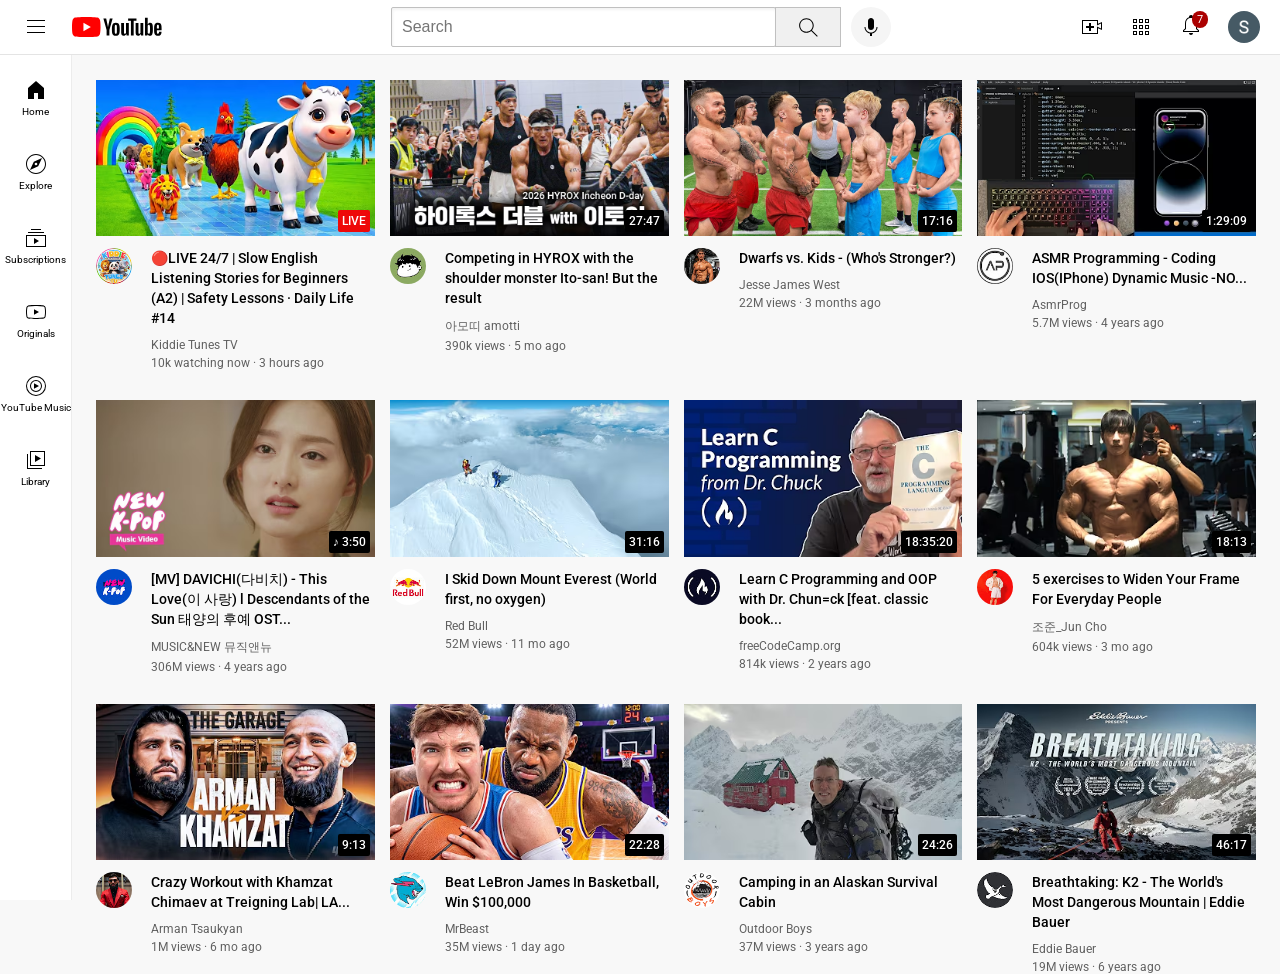
<file: index.html>
<!DOCTYPE html>
<html lang="en">
<head>
    <meta charset="UTF-8">
    <meta name="viewport" content="width=device-width, initial-scale=1.0">
    <title>YouTube</title>
    <link rel="icon" href="other/logo2.webp">
    <link rel="stylesheet" href="Stylecss/video.css">
    <link rel="stylesheet" href="Stylecss/header.css">
    <link rel="stylesheet" href="Stylecss/side-bar.css">
    <link rel="preconnect" href="https://fonts.googleapis.com">
    <link rel="preconnect" href="https://fonts.gstatic.com" crossorigin>
    <link href="https://fonts.googleapis.com/css2?family=Roboto:ital,wght@0,100..900;1,100..900&display=swap" rel="stylesheet">
    <link rel="stylesheet" href="Stylecss/general.css">
</head>
<body>
    <header class="header">

        <!--here we will be keeping the code for left section of the header: hamburger logo and youtube logo-->
        <div class="left-section">
            <img class="hamburger-menu" src="icons/hamburger-menu.svg">
            <img class="youtube-logo" src="icons/youtube-logo.svg">
        </div>

        <!--This will be for the search bar using flex for responsiveness.-->

        <div class="middle-section"> 
            <input type="text" class="search-bar" name="searchbar" placeholder="Search">
            <button class="search-button" >
                <img class="search-icon" src="icons/search.svg">
                <div class="tooltip">Search</div>
            </button>
            <button class="voice-search-button" >
                <img class="voice-search-icon" src="icons/voice-search-icon.svg">
                <div class="tooltip">Search with your voice</div>
            </button>
        </div>


        <!--This will be used fo the right section notification, logged user profile, etc.-->
        <div class="right-section">
            <div class="upload-icon-container">
                <img class="upload" src="icons/upload.svg">
                <div class="tooltip">Create</div>
            </div>
           
             <div class="youtube-apps-container">
                <img class="youtube-apps" src="icons/youtube-apps.svg">
                <div class="tooltip">YouTube Apps</div>
            </div>
            

            <div class="notifications-container">
                <div class="container-for-number">
                    <img class="notifications" src="icons/notifications.svg"><div class="notification-div-no">7</div>
                </div>
                <div class="tooltip">Notifications</div>
            </div>

            
            <img class="my-channel" src="icons/my-channel.jpg">
        </div>
    </header>

    <nav class="sidebar">
        <div class="icon-div"><img class="home-icon" src="icons/home.svg"><div class="icon-name">Home</div></div>
        <div class="icon-div"><img class="" src="icons/explore.svg"><div class="icon-name">Explore</div></div>
        <div class="icon-div"><img class="" src="icons/subscriptions.svg"><div class="icon-name">Subscriptions</div></div>
        <div class="icon-div"><img class="" src="icons/originals.svg"><div class="icon-name">Originals</div></div>
        <div class="icon-div"><img class="" src="icons/youtube-music.svg"><div class="icon-name">YouTube Music</div></div>
        <div class="icon-div"><img class="" src="icons/library.svg"><div class="icon-name">Library</div></div>
    </nav>
   
      <main>
            <!--FIRST VIDEO--> 
        <div class="video-grid">
            <div class="video-preview" >
                <div class="thumbnail-row">
                    <img class="thumbnail" src="Thumbnails/thumbnail-1.avif">
                    <div class="video-time" id="live-video" >LIVE</div>
                </div>
                <div class="video-info-grid">
                    <div class="channel-picture"><img class="profile-picture" src="channel-logo/channel-1.jpg"></div>
                    <div class="video-info">
                        <p class="video-title">🔴LIVE 24/7 | Slow English Listening Stories for Beginners (A2) | Safety Lessons &#183; Daily Life #14</p>
                        <p class="video-author">Kiddie Tunes TV</p>
                        <p class="stats">10k watching now &#183; 3 hours ago</p>
                    </div>
                </div>
            </div>


            <!--SECOND VIDEO-->
            <div class="video-preview" >
                <div class="thumbnail-row">
                    <img class="thumbnail" src="Thumbnails/thumbnail-2.avif">
                    <div class="video-time" >27:47</div>
                </div>
                <div class="video-info-grid">
                    <div class="channel-picture"><img class="profile-picture" src="channel-logo/channel-2.jpg"></div>
                    <div class="video-info">
                        <p class="video-title">Competing in HYROX with the shoulder monster Ito-san! But the result</p>
                        <p class="video-author">아모띠 amotti</p>
                        <p class="stats">390k views &#183; 5 mo ago</p>
                    </div>
                </div>
            </div>

            <!--THIRD VIDEO-->
            <div class="video-preview" >
                <div class="thumbnail-row">
                    <img class="thumbnail" src="Thumbnails/thumbnail-3.avif">
                    <div class="video-time" >17:16</div>
                </div>
                <div class="video-info-grid">
                    <div class="channel-picture"><img class="profile-picture" src="channel-logo/channel-3.jpg"></div>
                    <div class="video-info">
                        <p class="video-title">Dwarfs vs. Kids - (Who's Stronger?)</p>
                        <p class="video-author">Jesse James West</p>
                        <p class="stats">22M views &#183; 3 months ago</p>
                    </div>
                </div>
            </div>
        

            <!--row 2 :::::::::::: FIRST VIDEO--> 
        
                <div class="video-preview" >
                    <div class="thumbnail-row">
                        <img class="thumbnail" src="Thumbnails/thumbnail-4.avif">
                        <div class="video-time" >1:29:09</div>
                    </div>
                    <div class="video-info-grid">
                        <div class="channel-picture"><img class="profile-picture" src="channel-logo/channel-4.jpg"></div>
                        <div class="video-info">
                            <p class="video-title">ASMR Programming - Coding IOS(IPhone) Dynamic Music -NO...</p>
                            <p class="video-author">AsmrProg</p>
                            <p class="stats">5.7M views &#183; 4 years ago</p>
                        </div>
                    </div>
                </div>


                <!--SECOND VIDEO-->
                <div class="video-preview" >
                    <div class="thumbnail-row">
                        <img class="thumbnail" src="Thumbnails/thumbnail-5.avif">
                        <div class="video-time" >&#9834; 3:50</div>
                    </div>
                    <div class="video-info-grid">
                        <div class="channel-picture"><img class="profile-picture" src="channel-logo/channel-5.jpg"></div>
                        <div class="video-info">
                            <p class="video-title">[MV] DAVICHI(다비치) - This Love(이 사랑) l Descendants of the Sun 태양의 후예 OST...</p>
                            <p class="video-author">MUSIC&NEW 뮤직앤뉴</p>
                            <p class="stats">306M views &#183; 4 years ago</p>
                        </div>
                    </div>
                </div>

                <!--THIRD VIDEO-->
                <div class="video-preview" >
                    <div class="thumbnail-row">
                        <img class="thumbnail" src="Thumbnails/thumbnail-6.avif">
                        <div class="video-time" >31:16</div>
                    </div>
                    <div class="video-info-grid">
                        <div class="channel-picture"><img class="profile-picture" src="channel-logo/channel-6.jpg"></div>
                        <div class="video-info">
                            <p class="video-title">I Skid Down Mount Everest (World first, no oxygen)</p>
                            <p class="video-author">Red Bull</p>
                            <p class="stats">52M views &#183; 11 mo ago</p>
                        </div>
                    </div>
                </div>

            <!--row 3 :::::::::::: FIRST VIDEO--> 
            
                <div class="video-preview" >
                    <div class="thumbnail-row">
                        <img class="thumbnail" src="Thumbnails/thumbnail-7.avif">
                        <div class="video-time" >18:35:20</div>
                    </div>
                    <div class="video-info-grid">
                        <div class="channel-picture"><img class="profile-picture" src="channel-logo/channel-7.jpg"></div>
                        <div class="video-info">
                            <p class="video-title">Learn C Programming and OOP with Dr. Chun=ck [feat. classic book...</p>
                            <p class="video-author">freeCodeCamp.org</p>
                            <p class="stats">814k views &#183; 2 years ago</p>
                        </div>
                    </div>
                </div>


                <!--SECOND VIDEO-->
                <div class="video-preview" >
                    <div class="thumbnail-row">
                        <img class="thumbnail" src="Thumbnails/thumbnail-8.avif">
                        <div class="video-time" >18:13</div>
                    </div>
                    <div class="video-info-grid">
                        <div class="channel-picture"><img class="profile-picture" src="channel-logo/channel-8.jpg"></div>
                        <div class="video-info">
                            <p class="video-title">5 exercises to Widen Your Frame For Everyday People</p>
                            <p class="video-author">조준_Jun Cho</p>
                            <p class="stats">604k views &#183; 3 mo ago</p>
                        </div>
                    </div>
                </div>

                <!--THIRD VIDEO-->
                <div class="video-preview" >
                    <div class="thumbnail-row">
                        <img class="thumbnail" src="Thumbnails/thumbnail-9.avif">
                        <div class="video-time" >9:13</div>
                    </div>
                    <div class="video-info-grid">
                        <div class="channel-picture"><img class="profile-picture" src="channel-logo/channel-9.jpg"></div>
                        <div class="video-info">
                            <p class="video-title">Crazy Workout with Khamzat Chimaev at Treigning Lab| LA...</p>
                            <p class="video-author">Arman Tsaukyan</p>
                            <p class="stats">1M views &#183; 6 mo ago</p>
                        </div>
                    </div>
                </div>

            <!--row 4 :::::::::::: FIRST VIDEO--> 
            
                <div class="video-preview" >
                    <div class="thumbnail-row">
                        <img class="thumbnail" src="Thumbnails/thumbnail-10.avif">
                        <div class="video-time" >22:28</div>
                    </div>
                    <div class="video-info-grid">
                        <div class="channel-picture"><img class="profile-picture" src="channel-logo/channel-10.jpg"></div>
                        <div class="video-info">
                            <p class="video-title">Beat LeBron James In Basketball, Win $100,000</p>
                            <p class="video-author">MrBeast</p>
                            <p class="stats">35M views &#183; 1 day ago</p>
                        </div>
                    </div>
                </div>


                <!--SECOND VIDEO-->
                <div class="video-preview" >
                    <div class="thumbnail-row">
                        <img class="thumbnail" src="Thumbnails/thumbnail-11.avif">
                        <div class="video-time" >24:26</div>
                    </div>
                    <div class="video-info-grid">
                        <div class="channel-picture"><img class="profile-picture" src="channel-logo/channel-11.jpg"></div>
                        <div class="video-info">
                            <p class="video-title">Camping in an Alaskan Survival Cabin</p>
                            <p class="video-author">Outdoor Boys</p>
                            <p class="stats">37M views &#183; 3 years ago</p>
                        </div>
                    </div>
                </div>

                <!--THIRD VIDEO-->
                <div class="video-preview" >
                    <div class="thumbnail-row">
                        <img class="thumbnail" src="Thumbnails/thumbnail-12.avif">
                        <div class="video-time" >46:17</div>
                    </div>
                    <div class="video-info-grid">
                        <div class="channel-picture"><img class="profile-picture" src="channel-logo/channel-12.jpg"></div>
                        <div class="video-info">
                            <p class="video-title">Breathtaking: K2 - The World's Most Dangerous Mountain | Eddie Bauer</p>
                            <p class="video-author">Eddie Bauer</p>
                            <p class="stats">19M views &#183; 6 years ago</p>
                        </div>
                    </div>
                </div>
        
        
        </div>
      </main>
    
</body>
</html>
</file>
<file: Stylecss/video.css>
*{
    box-sizing: border-box;
}

p
{
    margin-top: 0;
    margin-bottom: 0;
}

.search-bar
{
    display: block;

}
.thumbnail
{
   
    width: 100%;
}


.channel-picture
{
   display: inline-block;
   width: 50px;
   vertical-align: top;

}
.video-info-grid{
    display: grid;
    grid-template-columns:  1fr 1fr 1fr;
    column-gap: 5px;
    row-gap: 40px;
}

.video-grid
{
    display: grid;
    grid-template-columns: repeat(auto-fit, minmax(250px, 1fr));
    column-gap: 15px;
    row-gap: 30px;
    
}


.video-preview
{
    width: 100%;
}

.video-info-grid{
    display: grid;
    grid-template-columns: 50px 1fr;
}




.profile-picture
{
    width: 36px;
    border-radius: 50px;
}

.video-title{
    margin-top: 0;
    font-size: 14px;
    font-weight: 500;
    line-height: 20px;
    margin-bottom: 10px;
}

.video-author, .stats
{
    font-size: 12px;
    color: rgb(96,96,96);

}
.video-author
{
     margin-bottom: 4px;
}


.thumbnail-row
{
    margin-bottom: 8px;
    position: relative;
}


.video-time
{   
    font-size: 12px;
    font-weight: 500;
    padding-left: 2px;
    padding: 4px 4px 4px 4px;
    position: absolute;
    bottom: 8px;
    right: 5px;
    background-color: rgb(0, 0, 0);
    color: white;  
    border-radius: 2px;
}

#live-video
{
    font-size: 12px;
    font-weight: 500;
    padding-left: 2px;
    padding: 4px 4px 4px 4px;
    position: absolute;
    bottom: 8px;
    right: 5px;
    background-color: rgb(238, 9, 9);
    color: white;  
    border-radius: 2px; 
}
</file>
<file: Stylecss/header.css>
/* this is css for header*/
.header
{
    z-index: 100;
    height: 55px;
    display: flex;
    flex-direction: row;
  
    justify-content: space-between;
    position: fixed;
    top: 0;
    left: 0;
    right: 0;
    background-color: white;
    border-bottom: 1px solid rgb(228, 228, 228);
}

.left-section{
    
   
    display: flex;
    align-items: center;
}

.hamburger-menu{
    height: 24px;
    margin-left: 24px;
    margin-right: 24px;
    
}
.youtube-logo{
    height: 20px;
    
}
.middle-section
{
    
    
    flex: 1;
    margin-left: 70px;
    margin-right: 30px;
    max-width: 500px;
    display: flex;
    align-items: center;
}
.search-bar
{
    height: 40px;
    flex: 1;
    padding-left: 10px;
    font-size: 16px;
    border: 1px solid rgb(192,192,192);
    border-radius: 2px;
    box-shadow: inset 1px 2px 3px rgba(0, 0, 0, 0.05);
    width: 0;
}
.search-bar::placeholder
{
   
    font-size: 16px;
}

.search-button{
    height: 40px;
    width: 66px;
    margin-left: -1px;
    background-color: rgb(240,240,240);
    border: 1px solid rgb(192,192,192);
    margin-right: 10px;
   
}
.search-button, 
.voice-search-button, 
.upload-icon-container, 
.youtube-apps-container, 
.notifications-container
{
    display: flex;
    justify-content: center;
    position: relative;
    align-items: center;
}
.search-button .tooltip, 
.voice-search-button .tooltip, 
.upload-icon-container .tooltip,
.youtube-apps-container .tooltip,
.notifications-container .tooltip
{
   
    position: absolute;
    background-color: gray;
    padding: 4px 8px 4px 8px;
    color: white;
    border-radius: 2px;
    font-size: 12px;
    bottom: -30px;
    opacity: 0;
    transition: opacity 0.15s;
    pointer-events: none;
    white-space: nowrap;
}

.search-button:hover .tooltip,
 .voice-search-button:hover .tooltip,
 .upload-icon-container:hover .tooltip,
 .youtube-apps-container:hover .tooltip,
 .notifications-container:hover .tooltip{
    opacity: 1;
}
.search-icon
{
    height:25px;
    
    background-color: rgb(240,240,240);
}

.voice-search-button
{
    height: 40px;
    width: 40px;
   
    background-color: rgb(245, 245, 245);
    border: none;
    border-radius: 20px;
}

.voice-search-icon
{
    height: 24px;
   
    
  
}

.right-section
{
    display: flex;
    margin-right: 20px;
    width: 180px;
    align-items: center;
    justify-content: space-between;
    flex-shrink: 0;
}


.upload, .youtube-apps, .notifications, .my-channel
{

    height: 24px;
 
 
}
.container-for-number
{
    position: relative;
  
    
   
}
.notification-div-no
{
    position: absolute;
    padding-left: 5px;
    padding-right: 5px;
    padding-top: 2px;
    padding-bottom: 2px;
    font-family: Roboto, Arial;
    font-size: 11px;
  
   
    
    border-radius: 10px;
   color: white;
    background-color: rgb(171, 1, 1);
    top:-2px;
    right: -5px;;
}
.my-channel
{
    height: 32px;
    border-radius: 16px;
}
</file>
<file: Stylecss/side-bar.css>
.sidebar
{
    background-color: white;
    
    left:0;
    top: 55px;
    bottom: 0;
    width: 72px;
    position: fixed;
    padding-top:5px;
    border-right: 0.5px solid rgb(236, 236, 236);
    z-index: 200;
}

.icon-div{ 
    height: 74px; 
    display: flex;
   justify-content: center;
    align-items: center;
    flex-direction: column;

}
.icon-div:hover{
    background-color: rgb(235, 235, 235);
}

.icon-div img{
    height: 24px;
    margin-bottom: 4px;
}


.icon-name
{
    font-family: Roboto, Arial;
    font-size:10px;
}
</file>
<file: Stylecss/general.css>
body{
    font-family: Roboto, Arial;
    margin:0;
    padding-top: 80px;
    padding-left: 96px;
    padding-right: 24px;
    background-color: rgb(248,248,248);
}

p
{
    margin-top: 0;
    margin-bottom: 0;
}
</file>
